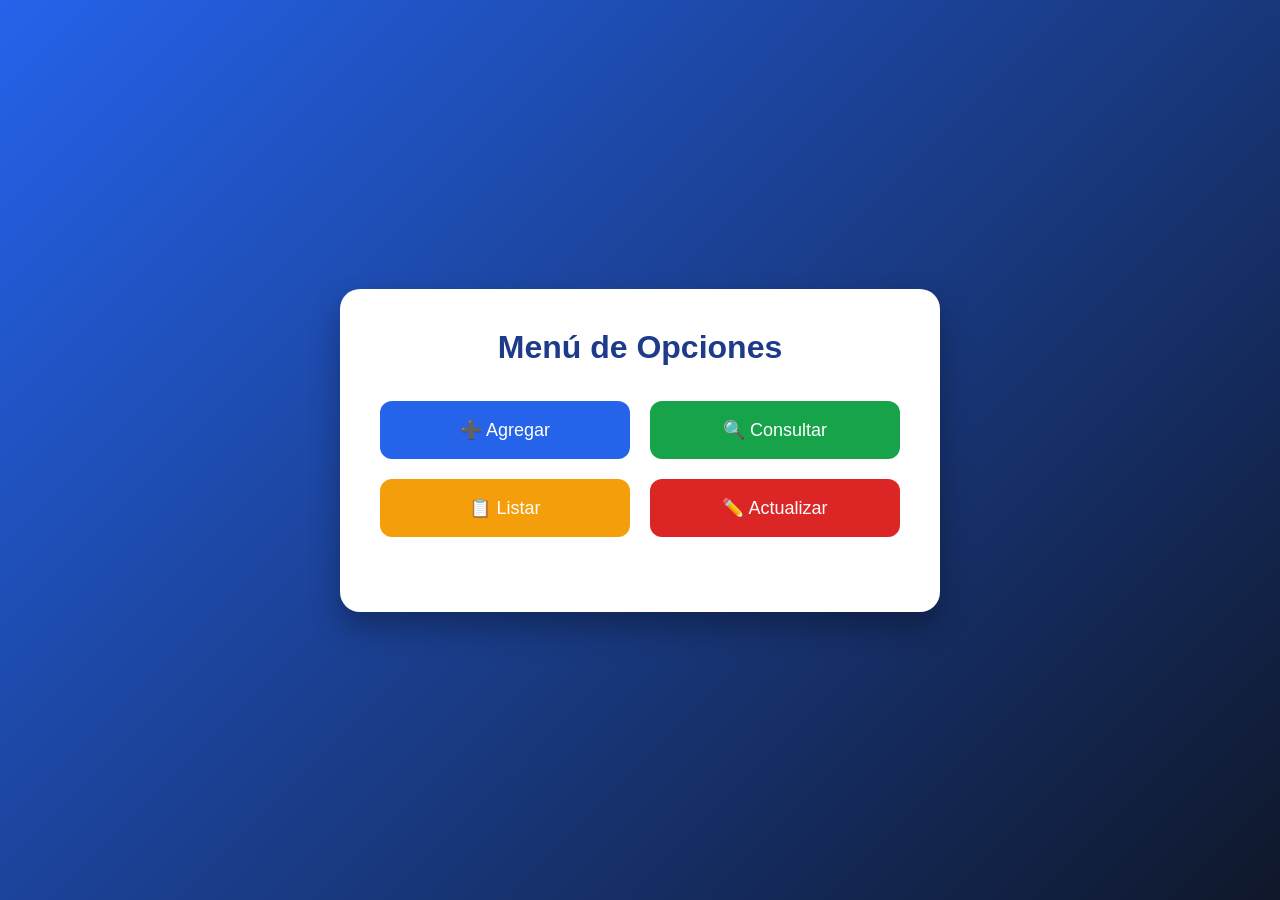
<file: trabajos de complementacion/Animacion CSS/index.html>
<!DOCTYPE html>
<html lang="es">

<head>
    <meta charset="UTF-8">
    <meta name="viewport" content="width=device-width, initial-scale=1.0">
    <title>Animación con CSS</title>

    <link rel="stylesheet" href="css/style.css">
</head>

<body>

<div class="contenedor">

    <h1>Menú de Opciones</h1>

    <div class="menu">

        <button id="agregar">➕ Agregar</button>

        <button id="consultar">🔍 Consultar</button>

        <button id="listar">📋 Listar</button>

        <button id="actualizar">✏️ Actualizar</button>

    </div>

    <p id="mensaje"></p>

</div>

<script src="js/script.js"></script>

</body>

</html>
</file>
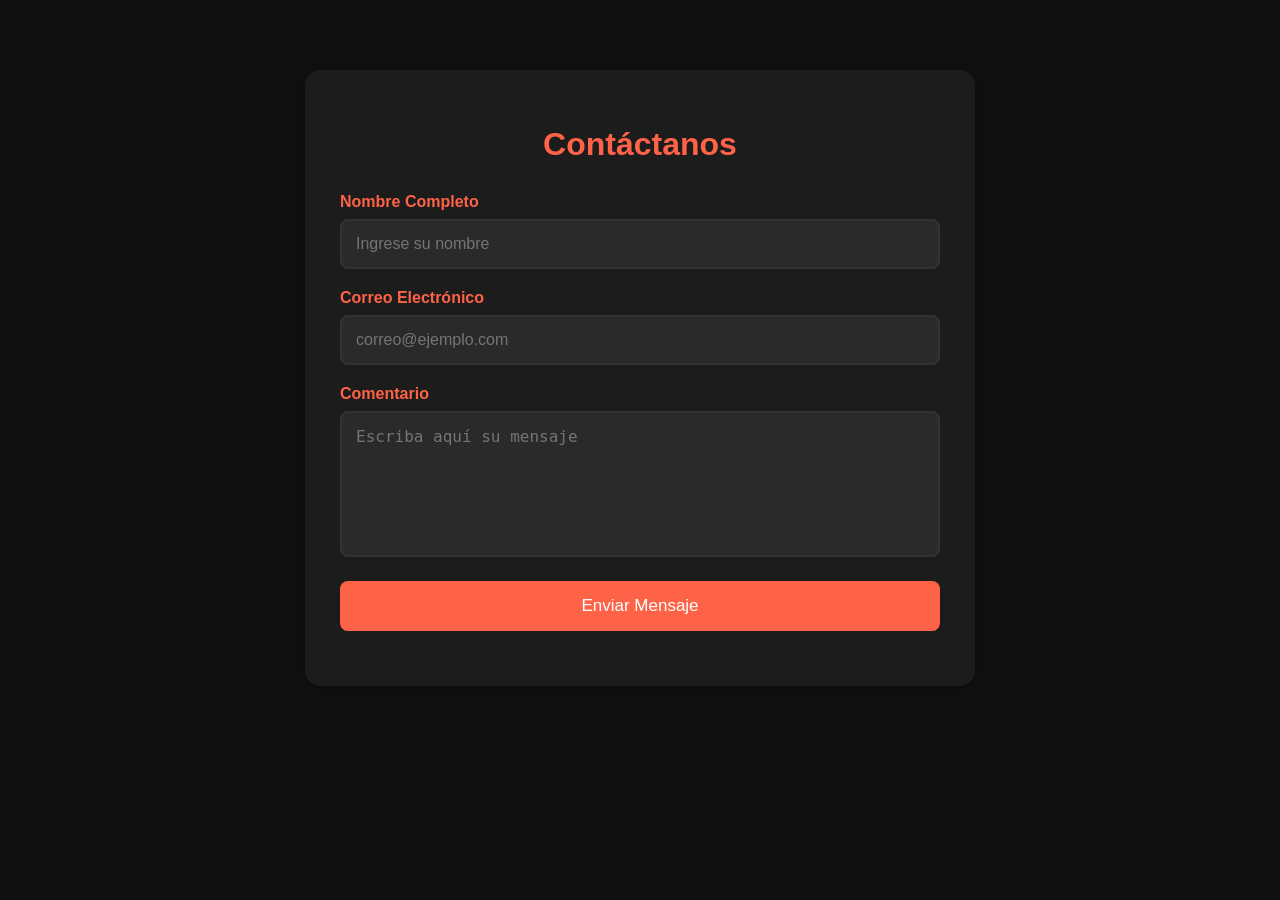
<file: trabajos de complementacion/Formulario de contacto/index.html>
<!DOCTYPE html>
<html lang="es">

<head>

<meta charset="UTF-8">

<meta name="viewport" content="width=device-width, initial-scale=1.0">

<title>Formulario de Contacto</title>

<link rel="stylesheet" href="css/style.css">

</head>

<body>

<div class="contenedor">

<h1>Contáctanos</h1>

<form id="formulario">

<div class="grupo">

<label for="nombre">Nombre Completo</label>

<input
type="text"
id="nombre"
placeholder="Ingrese su nombre">

</div>

<div class="grupo">

<label for="correo">Correo Electrónico</label>

<input
type="email"
id="correo"
placeholder="correo@ejemplo.com">

</div>

<div class="grupo">

<label for="comentario">Comentario</label>

<textarea
id="comentario"
rows="6"
placeholder="Escriba aquí su mensaje"></textarea>

</div>

<button type="submit">

Enviar Mensaje

</button>

<p id="mensaje"></p>

</form>

</div>

<script src="js/script.js"></script>

</body>

</html>
</file>
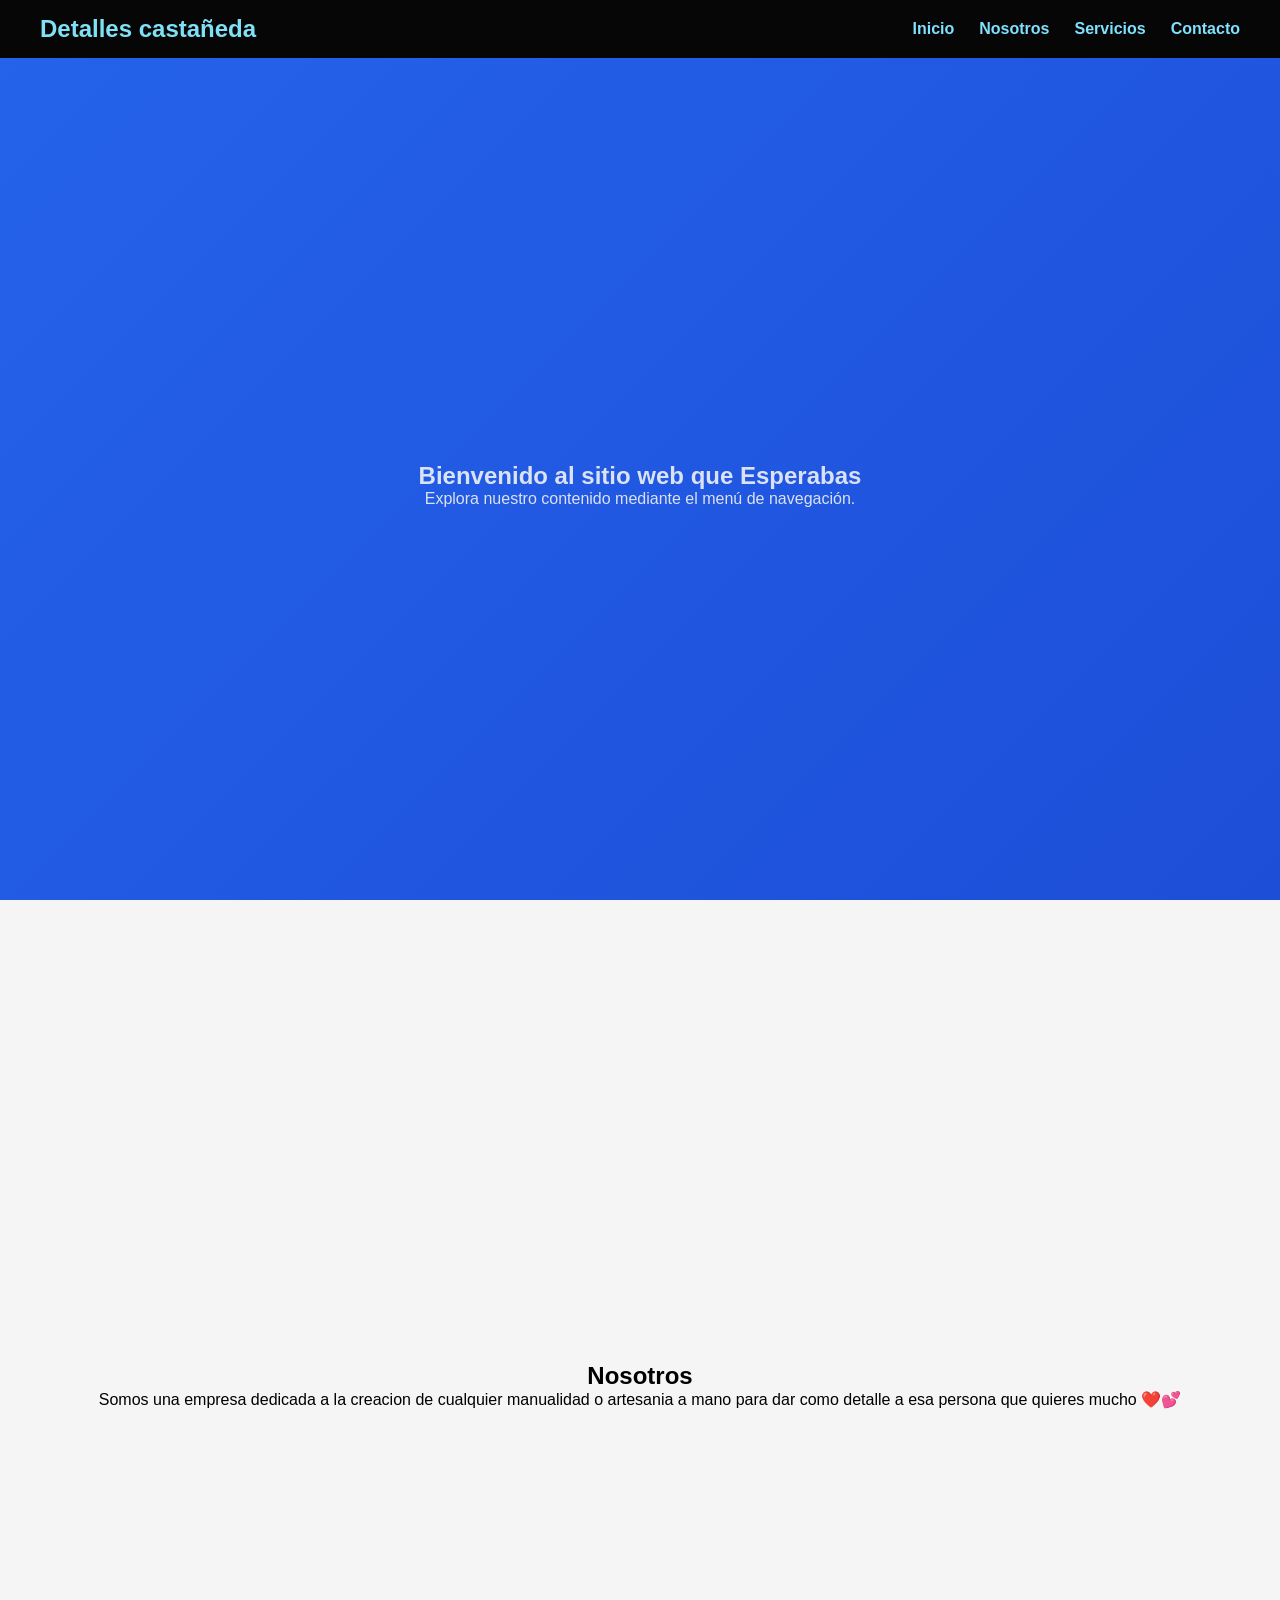
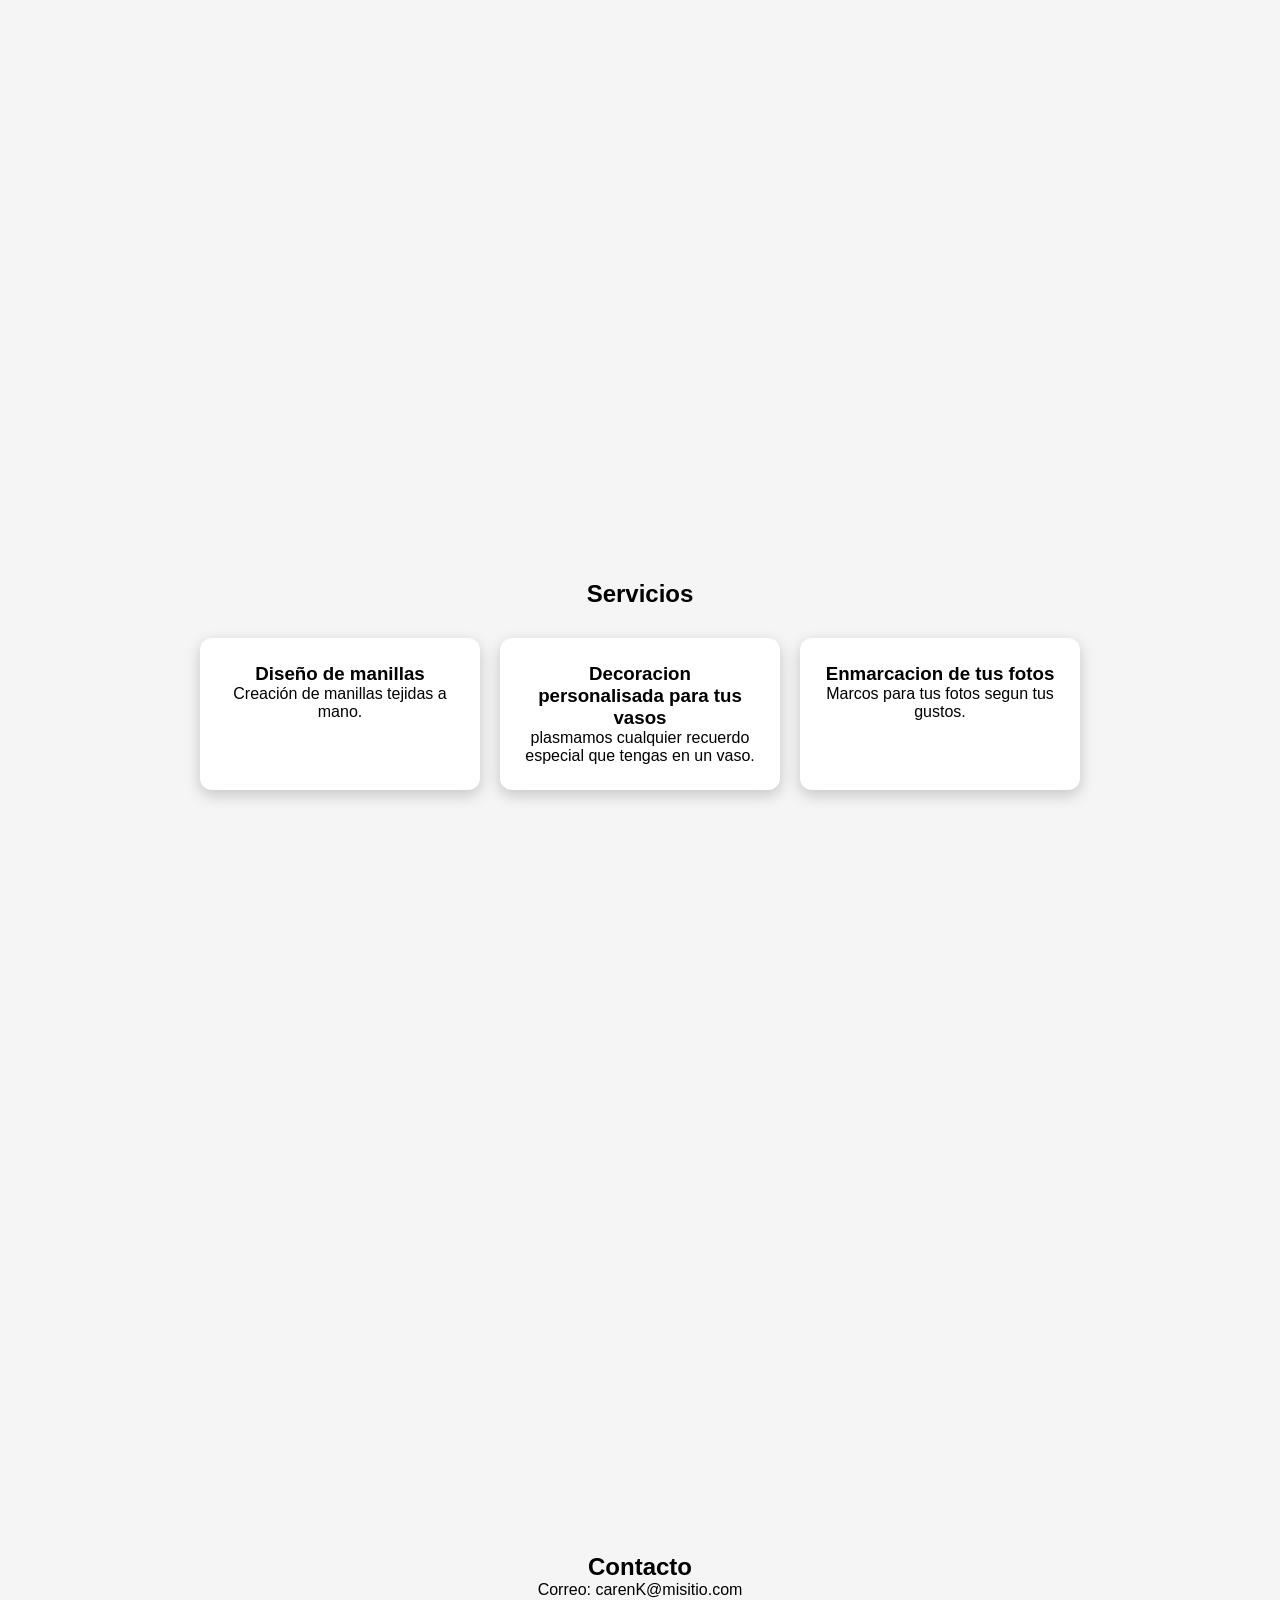
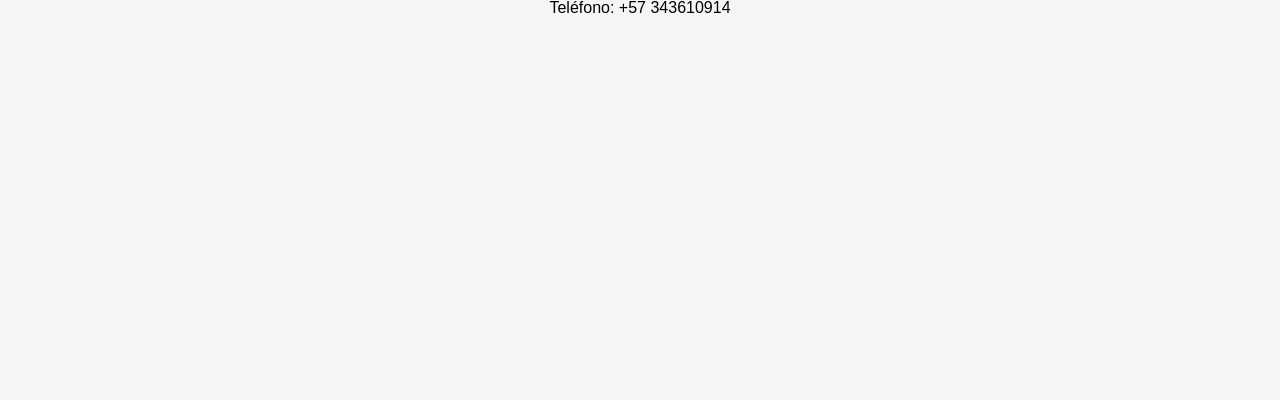
<file: trabajos de complementacion/sistema de navegacion/index.html>
<!DOCTYPE html>
<html lang="es">

<head>

<meta charset="UTF-8">

<meta name="viewport" content="width=device-width, initial-scale=1.0">

<title>Sistema de Navegación</title>

<link rel="stylesheet" href="css/style.css">

</head>

<body>

<nav>

<div class="logo">

Detalles castañeda

</div>

<ul>

<li><a href="#inicio">Inicio</a></li>

<li><a href="#nosotros">Nosotros</a></li>

<li><a href="#servicios">Servicios</a></li>

<li><a href="#contacto">Contacto</a></li>

</ul>

</nav>

<section id="inicio" class="seccion inicio">

<h1>Bienvenido al sitio web que Esperabas</h1>

<p>Explora nuestro contenido mediante el menú de navegación.</p>

</section>

<section id="nosotros" class="seccion">

<h2>Nosotros</h2>

<p>

Somos una empresa dedicada a la creacion de cualquier manualidad o artesania a mano
para dar como detalle a esa persona que quieres mucho ❤️💕
</p>

</section>

<section id="servicios" class="seccion">

<h2>Servicios</h2>

<div class="cards">

<div class="card">

<h3>Diseño de manillas</h3>

<p>Creación de manillas tejidas a mano.</p>

</div>

<div class="card">

<h3>Decoracion personalisada para tus vasos</h3>

<p>plasmamos cualquier recuerdo especial que tengas en un vaso.</p>

</div>

<div class="card">

<h3>Enmarcacion de tus fotos</h3>

<p>Marcos para tus fotos segun tus gustos.</p>

</div>

</div>

</section>

<section id="contacto" class="seccion">

<h2>Contacto</h2>

<p>

Correo: carenK@misitio.com

</p>

<p>

Teléfono: +57 343610914

</p>

</section>

<script src="js/script.js"></script>

</body>

</html>
</file>
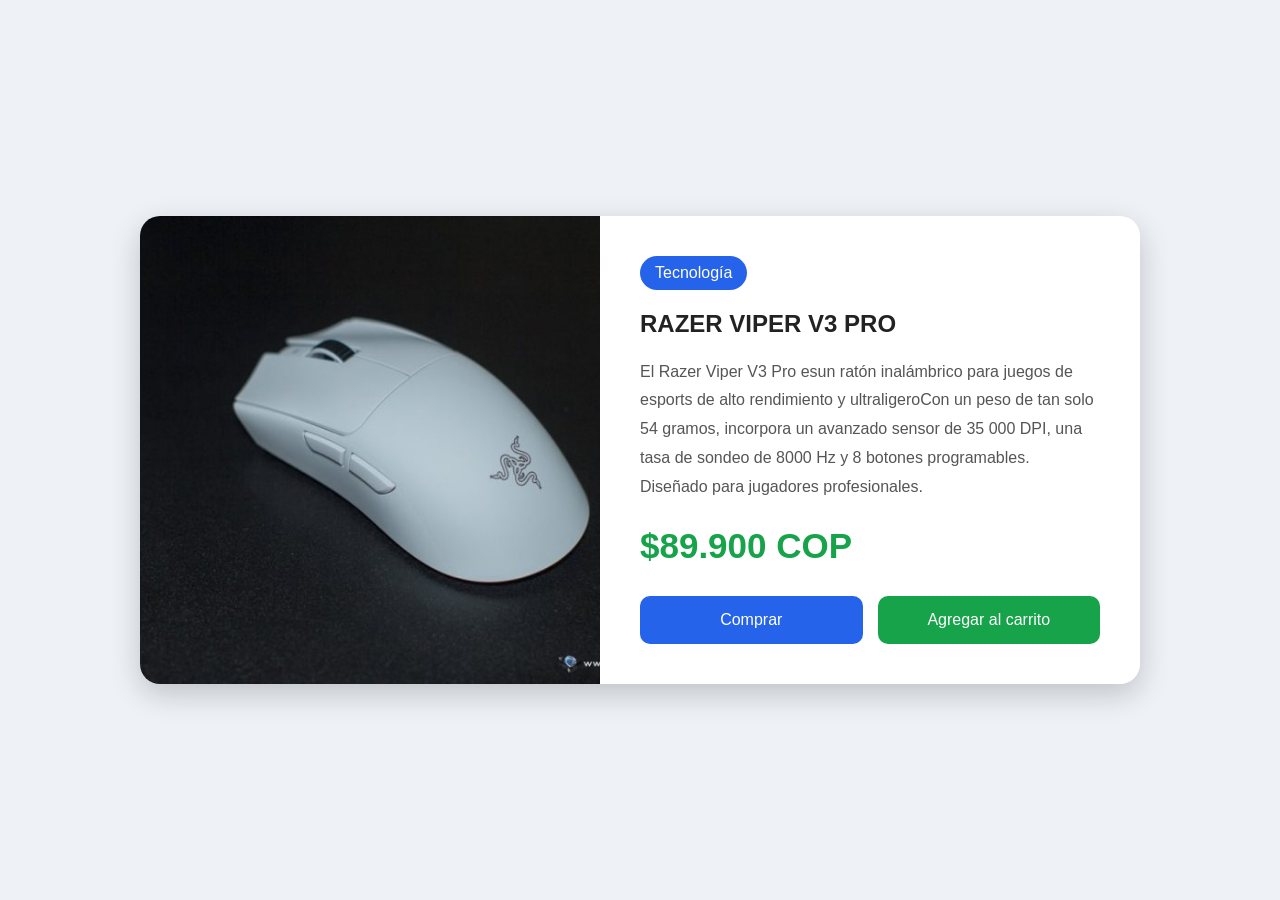
<file: trabajos de complementacion/Tienda online/index.html>
<!DOCTYPE html>
<html lang="es">

<head>
    <meta charset="UTF-8">
    <meta name="viewport" content="width=device-width, initial-scale=1.0">
    <title>Página de Producto</title>

    <link rel="stylesheet" href="css/style.css">
</head>

<body>

<section class="producto">

    <div class="tarjeta">

        <div class="imagen">

            <img src="img/Razer-Viper-V3-Pro-Review-3-768x512.jpg" alt="Producto">

        </div>

        <div class="informacion">

            <span class="categoria">Tecnología</span>

            <h1>RAZER VIPER V3 PRO</h1>

            <p class="descripcion">

El Razer Viper V3 Pro esun ratón inalámbrico para juegos de esports de alto rendimiento y ultraligeroCon un peso de tan solo 54 gramos, incorpora un avanzado sensor de 35 000 DPI, una tasa de sondeo de 8000 Hz y 8 botones programables. Diseñado para jugadores profesionales.
            </p>

            <h2>$89.900 COP</h2>

            <div class="botones">

                <button class="comprar">
                    Comprar
                </button>

                <button class="carrito">
                    Agregar al carrito
                </button>

            </div>

        </div>

    </div>

</section>

<script src="js/script.js"></script>

</body>

</html>
</file>
<file: trabajos de complementacion/Animacion CSS/css/style.css>
*{
    margin:0;
    padding:0;
    box-sizing:border-box;
    font-family:Arial, Helvetica, sans-serif;
}

body{

    background:linear-gradient(135deg,#2563eb,#0f172a);

    display:flex;

    justify-content:center;

    align-items:center;

    min-height:100vh;

}

.contenedor{

    background:white;

    width:90%;

    max-width:600px;

    padding:40px;

    border-radius:20px;

    text-align:center;

    box-shadow:0 15px 30px rgba(0,0,0,.3);

}

h1{

    color:#1e3a8a;

    margin-bottom:35px;

}

.menu{

    display:grid;

    grid-template-columns:repeat(2,1fr);

    gap:20px;

}

.menu button{

    padding:18px;

    border:none;

    border-radius:12px;

    color:white;

    font-size:18px;

    cursor:pointer;

    transition:all .35s ease;

}

/* Colores */

#agregar{

    background:#2563eb;

}

#consultar{

    background:#16a34a;

}

#listar{

    background:#f59e0b;

}

#actualizar{

    background:#dc2626;

}

/* Animaciones */

.menu button:hover{

    transform:translateY(-8px) scale(1.05);

    box-shadow:0 12px 20px rgba(0,0,0,.3);

    filter:brightness(1.15);

}

.menu button:active{

    transform:scale(.95);

}

#mensaje{

    margin-top:35px;

    font-size:20px;

    font-weight:bold;

    color:#1e3a8a;

}

/* Responsive */

@media(max-width:600px){

.menu{

grid-template-columns:1fr;

}

}
</file>
<file: trabajos de complementacion/Formulario de contacto/css/style.css>
/*==================================
        FORMULARIO CONTACTO
==================================*/

body{

    margin: 0;
    font-family: 'Poppins', sans-serif;
    background: #111;
    color: white;

}

.contenedor{

    width: 90%;
    max-width: 600px;
    margin: 70px auto;
    background: #1c1c1c;
    padding: 35px;
    border-radius: 15px;
    box-shadow: 0 0 20px rgba(0,0,0,.4);

}

.contenedor h1{

    text-align: center;
    color: tomato;
    margin-bottom: 30px;

}

.grupo{

    margin-bottom: 20px;

}

.grupo label{

    display: block;
    margin-bottom: 8px;
    color: tomato;
    font-weight: 600;

}

.grupo input,
.grupo textarea{

    width: 100%;
    padding: 14px;
    border: 2px solid #333;
    border-radius: 8px;
    background: #2a2a2a;
    color: white;
    font-size: 16px;
    outline: none;
    box-sizing: border-box;
    transition: .3s;

}

.grupo input:focus,
.grupo textarea:focus{

    border-color: tomato;

}

.grupo textarea{

    resize: none;

}

button{

    width: 100%;
    padding: 15px;
    background: tomato;
    color: white;
    border: none;
    border-radius: 8px;
    cursor: pointer;
    font-size: 17px;
    transition: .3s;

}

button:hover{

    background: #ff4020;

}

#mensaje{

    margin-top: 20px;
    text-align: center;
    font-weight: bold;
    color: #7CFC00;

}
</file>
<file: trabajos de complementacion/sistema de navegacion/css/style.css>
*{

margin:0;

padding:0;

box-sizing:border-box;

font-family:Arial,Helvetica,sans-serif;

scroll-behavior:smooth;

}

body{

background:#f5f5f5;

}

nav{

position:fixed;

top:0;

left:0;

width:100%;

background:#060606;

display:flex;

justify-content:space-between;

align-items:center;

padding:15px 40px;

z-index:1000;

}

.logo{

font-size:24px;

font-weight:bold;

color:rgb(127, 225, 245);

}

nav ul{

display:flex;

list-style:none;

gap:25px;

}

nav a{

color:rgb(127, 225, 255);

text-decoration:none;

font-weight:bold;

transition:.3s;

}

nav a:hover{

color:#134bd8;

}

.seccion{

min-height:100vh;

padding:120px 50px 50px;

display:flex;

flex-direction:column;

justify-content:center;

align-items:center;

text-align:center;

}

.inicio{

background:linear-gradient(135deg,#2563eb,#1d4ed8);

color:rgba(247, 247, 247, 0.865);

}

.cards{

display:flex;

gap:20px;

flex-wrap:wrap;

margin-top:30px;

justify-content:center;

}

.card{

background:white;

padding:25px;

border-radius:12px;

width:280px;

box-shadow:0 5px 15px rgba(0,0,0,.2);

transition:.3s;

}

.card:hover{

transform:translateY(-8px);

}

@media(max-width:768px){

nav{

flex-direction:column;

gap:15px;

}

nav ul{

flex-direction:column;

align-items:center;

}

}
</file>
<file: trabajos de complementacion/Tienda online/css/style.css>
*{
    margin:0;
    padding:0;
    box-sizing:border-box;
    font-family:Arial, Helvetica, sans-serif;
}

body{

    background:#eef2f7;

    display:flex;

    justify-content:center;

    align-items:center;

    min-height:100vh;

    padding:20px;

}

.tarjeta{

    background:white;

    max-width:1000px;

    width:100%;

    display:flex;

    border-radius:20px;

    overflow:hidden;

    box-shadow:0 10px 30px rgba(0,0,0,.2);

}

.imagen{

    flex:1;

}

.imagen img{

    width:100%;

    height:100%;

    object-fit:cover;

}

.informacion{

    flex:1;

    padding:40px;

}

.categoria{

    display:inline-block;

    background:#2563eb;

    color:white;

    padding:8px 15px;

    border-radius:20px;

    margin-bottom:20px;

}

.informacion h1{

    margin-bottom:20px;

    color:#222;

}

.descripcion{

    color:#555;

    line-height:1.8;

    margin-bottom:25px;

}

.informacion h2{

    color:#16a34a;

    font-size:35px;

    margin-bottom:30px;

}

.botones{

    display:flex;

    gap:15px;

}

.botones button{

    flex:1;

    padding:15px;

    border:none;

    border-radius:10px;

    cursor:pointer;

    color:white;

    font-size:16px;

    transition:.3s;

}

.comprar{

    background:#2563eb;

}

.comprar:hover{

    background:#1d4ed8;

}

.carrito{

    background:#16a34a;

}

.carrito:hover{

    background:#15803d;

}

@media(max-width:768px){

.tarjeta{

flex-direction:column;

}

.informacion{

padding:25px;

}

.botones{

flex-direction:column;

}

}
</file>
